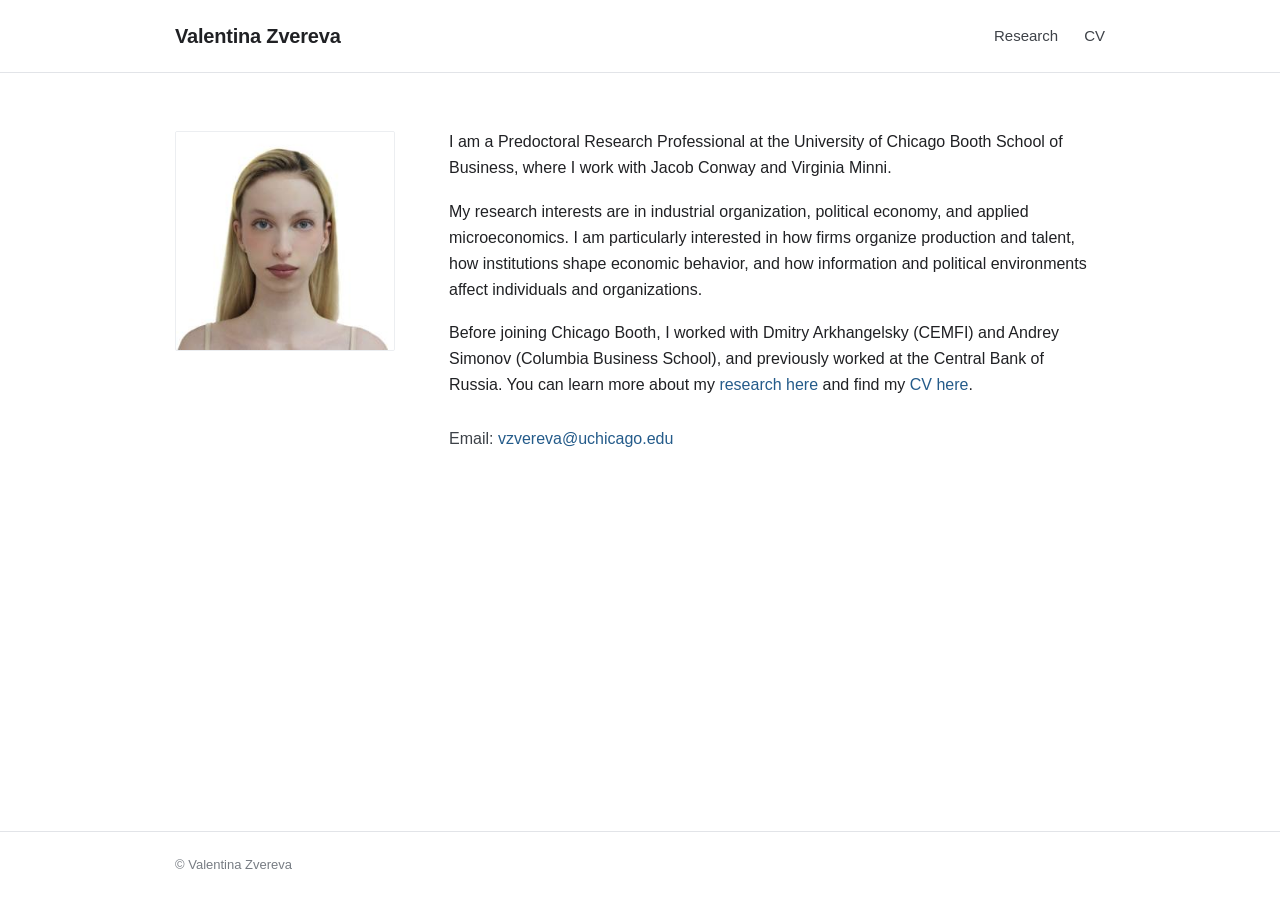
<file: index.html>
<!DOCTYPE html>
<html lang="en">
<head>
  <meta charset="UTF-8" />
  <meta name="viewport" content="width=device-width, initial-scale=1.0" />
  <meta name="description" content="Valentina Zvereva — Predoctoral Research Professional at the University of Chicago Booth School of Business." />
  <title>Valentina Zvereva</title>
  <link rel="stylesheet" href="styles.css" />
</head>
<body>
  <header class="site-header">
    <div class="site-shell navbar">
      <a class="site-name" href="index.html">Valentina Zvereva</a>
      <nav class="nav-links" aria-label="Primary navigation">
        <a href="research.html">Research</a>
        <a href="cv.html">CV</a>
      </nav>
    </div>
  </header>

  <main class="home">
    <div class="site-shell">
      <div class="bio-grid">
        <img class="profile-photo" src="[data-uri]" alt="Valentina Zvereva" />
        <div class="bio-text">
          <p>I am a Predoctoral Research Professional at the University of Chicago Booth School of Business, where I work with Jacob Conway and Virginia Minni.</p>

          <p>My research interests are in industrial organization, political economy, and applied microeconomics. I am particularly interested in how firms organize production and talent, how institutions shape economic behavior, and how information and political environments affect individuals and organizations.</p>

          <p>Before joining Chicago Booth, I worked with Dmitry Arkhangelsky (CEMFI) and Andrey Simonov (Columbia Business School), and previously worked at the Central Bank of Russia. You can learn more about my <a href="research.html">research here</a> and find my <a href="cv.html">CV here</a>.</p>

          <p class="contact-line">Email: <a href="mailto:vzvereva@uchicago.edu">vzvereva@uchicago.edu</a></p>
        </div>
      </div>
    </div>
  </main>

  <footer class="footer">
    <div class="site-shell">
      <span>© Valentina Zvereva</span>
    </div>
  </footer>
</body>
</html>
</file>
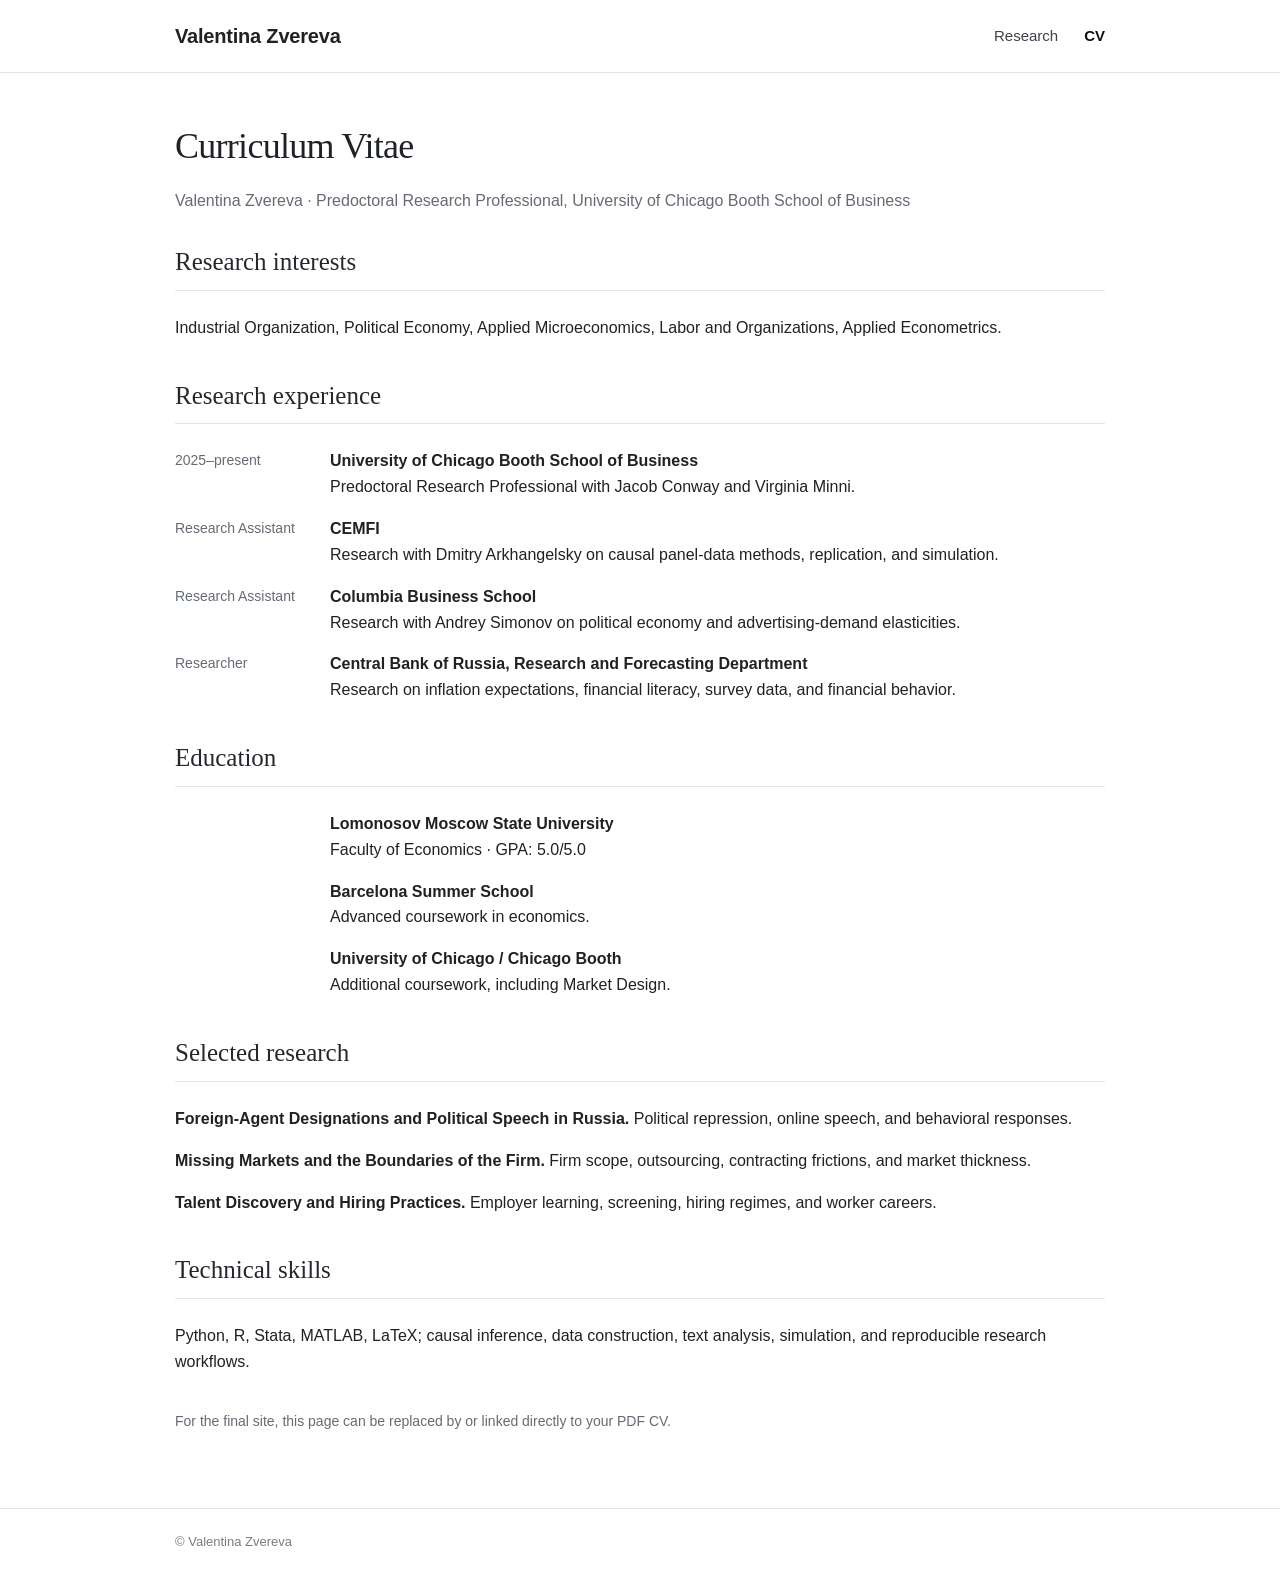
<file: cv.html>
<!DOCTYPE html>
<html lang="en">
<head>
  <meta charset="UTF-8" />
  <meta name="viewport" content="width=device-width, initial-scale=1.0" />
  <meta name="description" content="Curriculum vitae of Valentina Zvereva." />
  <title>Valentina Zvereva | CV</title>
  <link rel="stylesheet" href="styles.css" />
</head>
<body>
  <header class="site-header">
    <div class="site-shell navbar">
      <a class="site-name" href="index.html">Valentina Zvereva</a>
      <nav class="nav-links" aria-label="Primary navigation">
        <a href="research.html">Research</a>
        <a class="active" href="cv.html">CV</a>
      </nav>
    </div>
  </header>

  <main class="page">
    <div class="site-shell">
      <h1>Curriculum Vitae</h1>
      <p class="cv-intro">Valentina Zvereva · Predoctoral Research Professional, University of Chicago Booth School of Business</p>

      <section class="cv-section">
        <h2>Research interests</h2>
        <p>Industrial Organization, Political Economy, Applied Microeconomics, Labor and Organizations, Applied Econometrics.</p>
      </section>

      <section class="cv-section">
        <h2>Research experience</h2>
        <div class="cv-row">
          <div class="cv-date">2025–present</div>
          <p><strong>University of Chicago Booth School of Business</strong><br />Predoctoral Research Professional with Jacob Conway and Virginia Minni.</p>
        </div>
        <div class="cv-row">
          <div class="cv-date">Research Assistant</div>
          <p><strong>CEMFI</strong><br />Research with Dmitry Arkhangelsky on causal panel-data methods, replication, and simulation.</p>
        </div>
        <div class="cv-row">
          <div class="cv-date">Research Assistant</div>
          <p><strong>Columbia Business School</strong><br />Research with Andrey Simonov on political economy and advertising-demand elasticities.</p>
        </div>
        <div class="cv-row">
          <div class="cv-date">Researcher</div>
          <p><strong>Central Bank of Russia, Research and Forecasting Department</strong><br />Research on inflation expectations, financial literacy, survey data, and financial behavior.</p>
        </div>
      </section>

      <section class="cv-section">
        <h2>Education</h2>
        <div class="cv-row">
          <div class="cv-date"></div>
          <p><strong>Lomonosov Moscow State University</strong><br />Faculty of Economics · GPA: 5.0/5.0</p>
        </div>
        <div class="cv-row">
          <div class="cv-date"></div>
          <p><strong>Barcelona Summer School</strong><br />Advanced coursework in economics.</p>
        </div>
        <div class="cv-row">
          <div class="cv-date"></div>
          <p><strong>University of Chicago / Chicago Booth</strong><br />Additional coursework, including Market Design.</p>
        </div>
      </section>

      <section class="cv-section">
        <h2>Selected research</h2>
        <p><strong>Foreign-Agent Designations and Political Speech in Russia.</strong> Political repression, online speech, and behavioral responses.</p>
        <p><strong>Missing Markets and the Boundaries of the Firm.</strong> Firm scope, outsourcing, contracting frictions, and market thickness.</p>
        <p><strong>Talent Discovery and Hiring Practices.</strong> Employer learning, screening, hiring regimes, and worker careers.</p>
      </section>

      <section class="cv-section">
        <h2>Technical skills</h2>
        <p>Python, R, Stata, MATLAB, LaTeX; causal inference, data construction, text analysis, simulation, and reproducible research workflows.</p>
      </section>

      <p class="small-note">For the final site, this page can be replaced by or linked directly to your PDF CV.</p>
    </div>
  </main>

  <footer class="footer">
    <div class="site-shell"><span>© Valentina Zvereva</span></div>
  </footer>
</body>
</html>
</file>
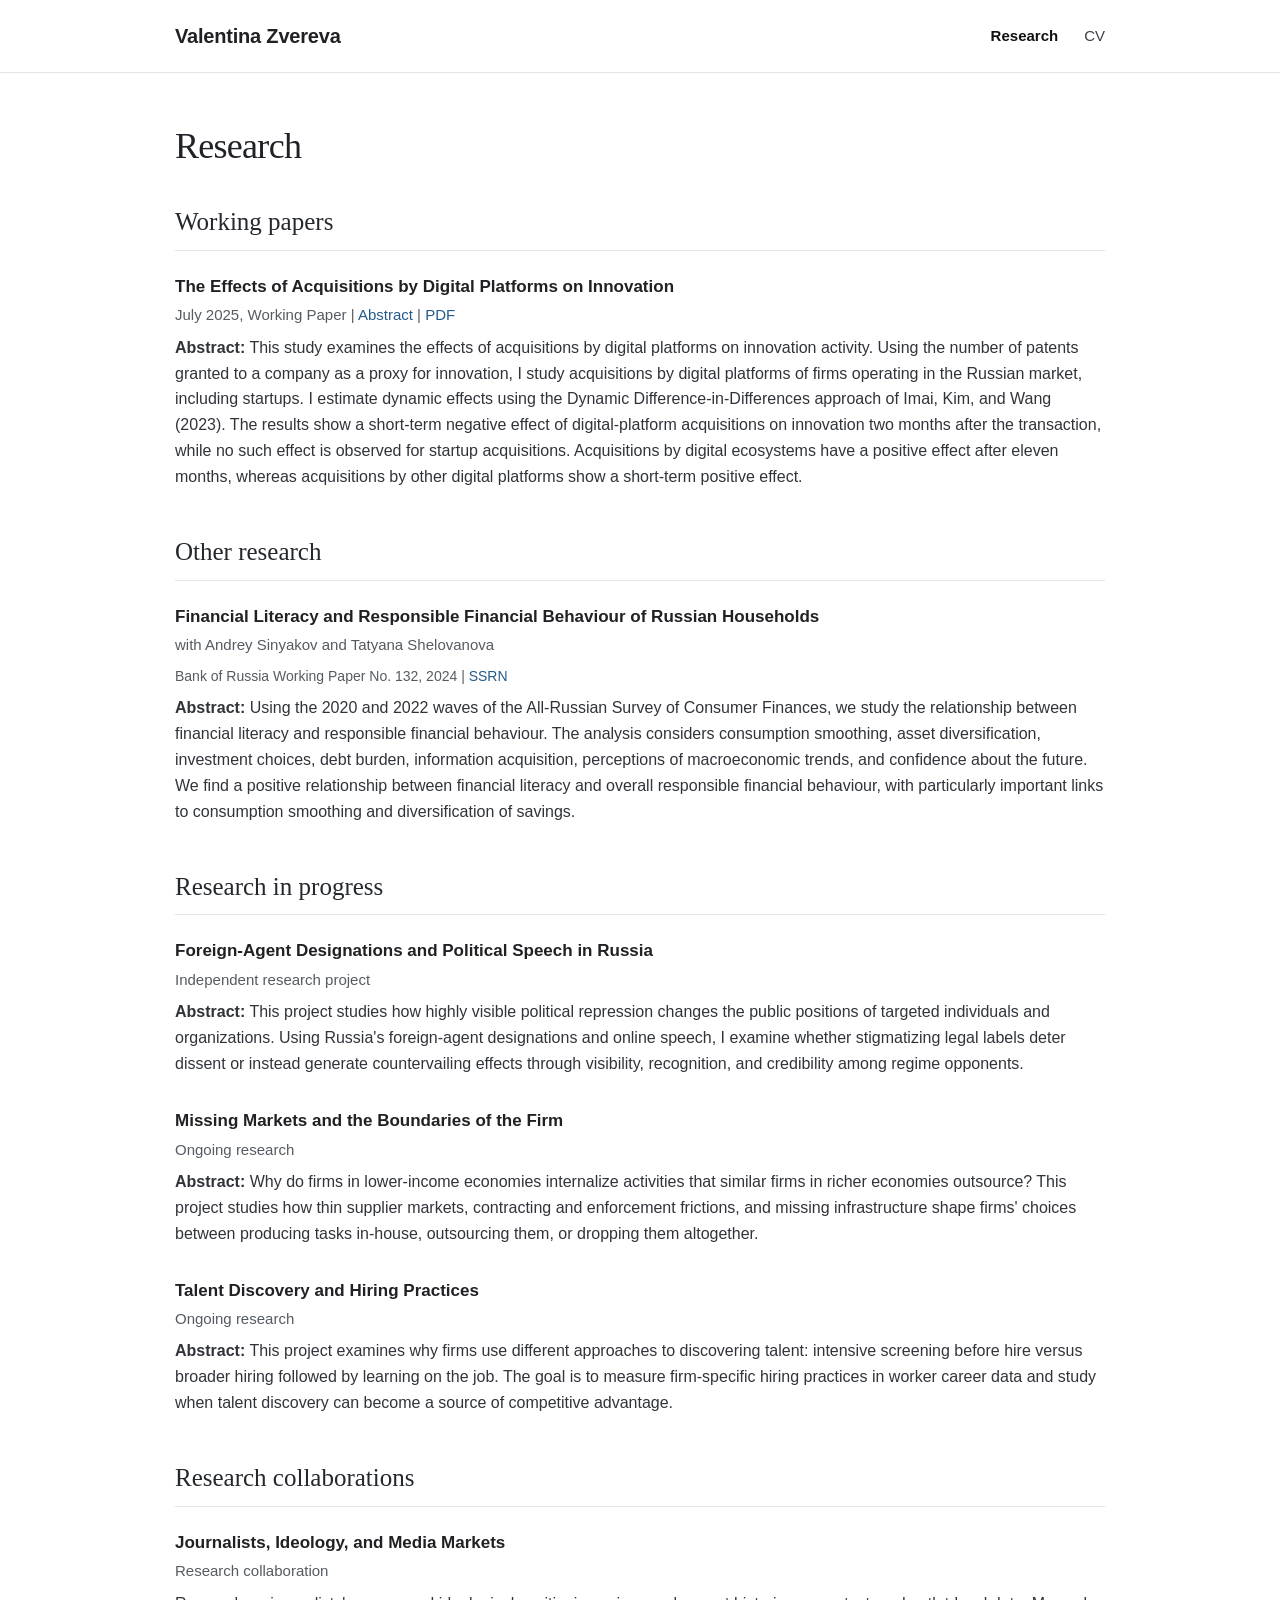
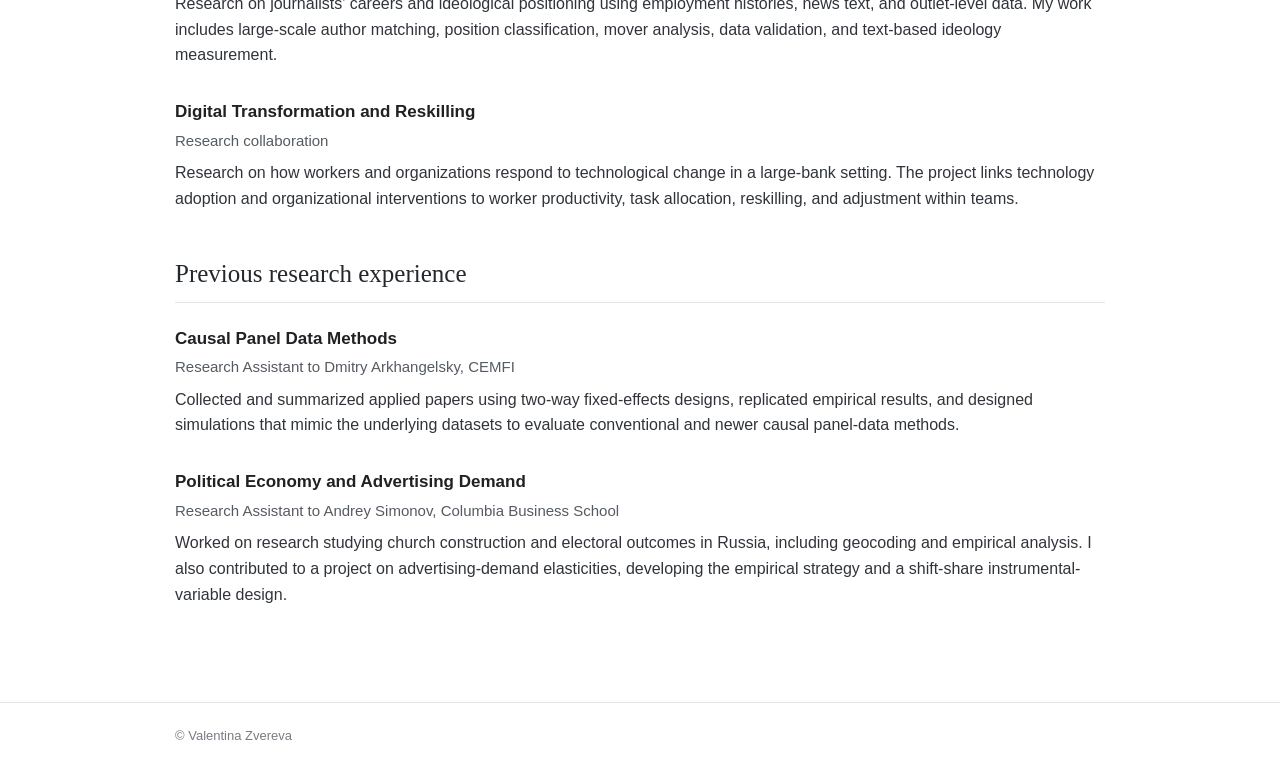
<file: research.html>
<!DOCTYPE html>
<html lang="en">
<head>
  <meta charset="UTF-8" />
  <meta name="viewport" content="width=device-width, initial-scale=1.0" />
  <meta name="description" content="Research by Valentina Zvereva." />
  <title>Valentina Zvereva | Research</title>
  <link rel="stylesheet" href="styles.css" />
</head>
<body>
  <header class="site-header">
    <div class="site-shell navbar">
      <a class="site-name" href="index.html">Valentina Zvereva</a>
      <nav class="nav-links" aria-label="Primary navigation">
        <a class="active" href="research.html">Research</a>
        <a href="cv.html">CV</a>
      </nav>
    </div>
  </header>

  <main class="page">
    <div class="site-shell">
      <h1>Research</h1>

      <h2>Working papers</h2>

      <article class="research-item">
        <h3>The Effects of Acquisitions by Digital Platforms on Innovation</h3>
        <p class="research-meta">July 2025, Working Paper | <a href="#platforms-abstract">Abstract</a> | <a href="platforms_FULL_project_updated.pdf" target="_blank" rel="noopener">PDF</a></p>
        <p class="abstract" id="platforms-abstract"><strong>Abstract:</strong> This study examines the effects of acquisitions by digital platforms on innovation activity. Using the number of patents granted to a company as a proxy for innovation, I study acquisitions by digital platforms of firms operating in the Russian market, including startups. I estimate dynamic effects using the Dynamic Difference-in-Differences approach of Imai, Kim, and Wang (2023). The results show a short-term negative effect of digital-platform acquisitions on innovation two months after the transaction, while no such effect is observed for startup acquisitions. Acquisitions by digital ecosystems have a positive effect after eleven months, whereas acquisitions by other digital platforms show a short-term positive effect.</p>
      </article>

      <h2>Other research</h2>

      <article class="research-item">
        <h3>Financial Literacy and Responsible Financial Behaviour of Russian Households</h3>
        <p class="research-meta">with Andrey Sinyakov and Tatyana Shelovanova</p>
        <p class="research-links">Bank of Russia Working Paper No. 132, 2024 | <a href="https://papers.ssrn.com/sol3/papers.cfm?abstract_id=5043646" target="_blank" rel="noopener">SSRN</a></p>
        <p class="abstract"><strong>Abstract:</strong> Using the 2020 and 2022 waves of the All-Russian Survey of Consumer Finances, we study the relationship between financial literacy and responsible financial behaviour. The analysis considers consumption smoothing, asset diversification, investment choices, debt burden, information acquisition, perceptions of macroeconomic trends, and confidence about the future. We find a positive relationship between financial literacy and overall responsible financial behaviour, with particularly important links to consumption smoothing and diversification of savings.</p>
      </article>

      <h2>Research in progress</h2>

      <article class="research-item">
        <h3>Foreign-Agent Designations and Political Speech in Russia</h3>
        <p class="research-meta">Independent research project</p>
        <p class="abstract"><strong>Abstract:</strong> This project studies how highly visible political repression changes the public positions of targeted individuals and organizations. Using Russia's foreign-agent designations and online speech, I examine whether stigmatizing legal labels deter dissent or instead generate countervailing effects through visibility, recognition, and credibility among regime opponents.</p>
      </article>

      <article class="research-item">
        <h3>Missing Markets and the Boundaries of the Firm</h3>
        <p class="research-meta">Ongoing research</p>
        <p class="abstract"><strong>Abstract:</strong> Why do firms in lower-income economies internalize activities that similar firms in richer economies outsource? This project studies how thin supplier markets, contracting and enforcement frictions, and missing infrastructure shape firms' choices between producing tasks in-house, outsourcing them, or dropping them altogether.</p>
      </article>

      <article class="research-item">
        <h3>Talent Discovery and Hiring Practices</h3>
        <p class="research-meta">Ongoing research</p>
        <p class="abstract"><strong>Abstract:</strong> This project examines why firms use different approaches to discovering talent: intensive screening before hire versus broader hiring followed by learning on the job. The goal is to measure firm-specific hiring practices in worker career data and study when talent discovery can become a source of competitive advantage.</p>
      </article>

      <h2>Research collaborations</h2>

      <article class="research-item">
        <h3>Journalists, Ideology, and Media Markets</h3>
        <p class="research-meta">Research collaboration</p>
        <p class="abstract">Research on journalists' careers and ideological positioning using employment histories, news text, and outlet-level data. My work includes large-scale author matching, position classification, mover analysis, data validation, and text-based ideology measurement.</p>
      </article>

      <article class="research-item">
        <h3>Digital Transformation and Reskilling</h3>
        <p class="research-meta">Research collaboration</p>
        <p class="abstract">Research on how workers and organizations respond to technological change in a large-bank setting. The project links technology adoption and organizational interventions to worker productivity, task allocation, reskilling, and adjustment within teams.</p>
      </article>

      <h2>Previous research experience</h2>

      <article class="research-item">
        <h3>Causal Panel Data Methods</h3>
        <p class="research-meta">Research Assistant to Dmitry Arkhangelsky, CEMFI</p>
        <p class="abstract">Collected and summarized applied papers using two-way fixed-effects designs, replicated empirical results, and designed simulations that mimic the underlying datasets to evaluate conventional and newer causal panel-data methods.</p>
      </article>

      <article class="research-item">
        <h3>Political Economy and Advertising Demand</h3>
        <p class="research-meta">Research Assistant to Andrey Simonov, Columbia Business School</p>
        <p class="abstract">Worked on research studying church construction and electoral outcomes in Russia, including geocoding and empirical analysis. I also contributed to a project on advertising-demand elasticities, developing the empirical strategy and a shift-share instrumental-variable design.</p>
      </article>
    </div>
  </main>

  <footer class="footer">
    <div class="site-shell"><span>© Valentina Zvereva</span></div>
  </footer>
</body>
</html>
</file>
<file: styles.css>
:root {
  --text: #202124;
  --muted: #666b73;
  --link: #245b8a;
  --link-hover: #153f65;
  --border: #e2e4e8;
  --soft: #f7f8fa;
  --max-width: 930px;
}

* { box-sizing: border-box; }

html { scroll-behavior: smooth; }

body {
  margin: 0;
  background: #fff;
  color: var(--text);
  font-family: -apple-system, BlinkMacSystemFont, "Segoe UI", Helvetica, Arial, sans-serif;
  font-size: 16px;
  line-height: 1.62;
  -webkit-font-smoothing: antialiased;
}

a {
  color: var(--link);
  text-decoration: none;
}

a:hover,
a:focus { color: var(--link-hover); text-decoration: underline; }

.site-shell {
  width: min(calc(100% - 40px), var(--max-width));
  margin: 0 auto;
}

.site-header {
  border-bottom: 1px solid var(--border);
  background: rgba(255,255,255,.97);
}

.navbar {
  min-height: 72px;
  display: flex;
  align-items: center;
  justify-content: space-between;
  gap: 28px;
}

.site-name {
  color: var(--text);
  font-size: 20px;
  font-weight: 600;
  letter-spacing: -0.01em;
}

.site-name:hover { color: var(--text); text-decoration: none; }

.nav-links {
  display: flex;
  align-items: center;
  gap: 26px;
  white-space: nowrap;
}

.nav-links a {
  color: #3e4248;
  font-size: 15px;
}

.nav-links a.active {
  color: #111;
  font-weight: 600;
}

main { min-height: calc(100vh - 142px); }

.home {
  padding: 58px 0 50px;
}

.home h1,
.page h1 {
  margin: 0 0 30px;
  color: #1f2328;
  font-family: Georgia, "Times New Roman", serif;
  font-size: 36px;
  font-weight: 500;
  line-height: 1.2;
  letter-spacing: -0.02em;
}

.bio-grid {
  display: grid;
  grid-template-columns: 230px minmax(0, 1fr);
  gap: 44px;
  align-items: start;
}

.profile-photo {
  width: 220px;
  aspect-ratio: 1 / 1;
  object-fit: cover;
  display: block;
  border-radius: 2px;
  border: 1px solid #eceef1;
  background: var(--soft);
}

.bio-text p {
  margin: 0 0 18px;
  max-width: 650px;
}

.bio-text p:first-child { margin-top: -2px; }

.contact-line {
  margin-top: 28px !important;
  color: #3d4248;
}

.contact-line .sep { color: #a0a4aa; padding: 0 8px; }

.page {
  padding: 52px 0 62px;
}

.page h1 { margin-bottom: 34px; }

.page h2 {
  margin: 42px 0 24px;
  padding-bottom: 7px;
  border-bottom: 1px solid var(--border);
  color: #24282d;
  font-family: Georgia, "Times New Roman", serif;
  font-size: 25px;
  font-weight: 500;
}

.page h2:first-of-type { margin-top: 0; }

.research-item {
  margin-bottom: 32px;
}

.research-item h3 {
  margin: 0 0 4px;
  font-size: 17px;
  line-height: 1.45;
  font-weight: 650;
}

.research-item h3 a { color: var(--link); }

.research-meta {
  margin: 0 0 7px;
  color: #555b62;
  font-size: 15px;
}

.research-links {
  margin: 0 0 8px;
  color: #555b62;
  font-size: 14px;
}

.research-item p:last-child { margin-bottom: 0; }

.abstract {
  margin-top: 7px;
  color: #30343a;
}

.cv-intro {
  margin: -14px 0 28px;
  color: var(--muted);
}

.cv-section {
  margin: 0 0 35px;
}

.cv-section h2 { margin-top: 34px; }

.cv-row {
  display: grid;
  grid-template-columns: 135px 1fr;
  gap: 20px;
  margin-bottom: 16px;
}

.cv-date {
  color: var(--muted);
  font-size: 14px;
  padding-top: 1px;
}

.cv-row p { margin: 0; }

.small-note {
  color: var(--muted);
  font-size: 14px;
}

.footer {
  border-top: 1px solid var(--border);
  padding: 22px 0 26px;
  color: #777c83;
  font-size: 13px;
}

.footer .site-shell {
  display: flex;
  justify-content: space-between;
  gap: 20px;
}

@media (max-width: 700px) {
  .site-shell { width: min(calc(100% - 30px), var(--max-width)); }
  .navbar { min-height: 64px; align-items: flex-start; padding: 18px 0; flex-direction: column; gap: 10px; }
  .nav-links { gap: 18px; flex-wrap: wrap; }
  .home, .page { padding-top: 38px; }
  .home h1, .page h1 { font-size: 32px; margin-bottom: 24px; }
  .bio-grid { grid-template-columns: 1fr; gap: 28px; }
  .profile-photo { width: min(220px, 72vw); }
  .cv-row { grid-template-columns: 1fr; gap: 3px; }
  .footer .site-shell { flex-direction: column; gap: 3px; }
}

@media print {
  .site-header, .footer { display: none; }
  .page { padding: 0; }
  .site-shell { width: 100%; max-width: none; }
  a { color: inherit; }
}
</file>
